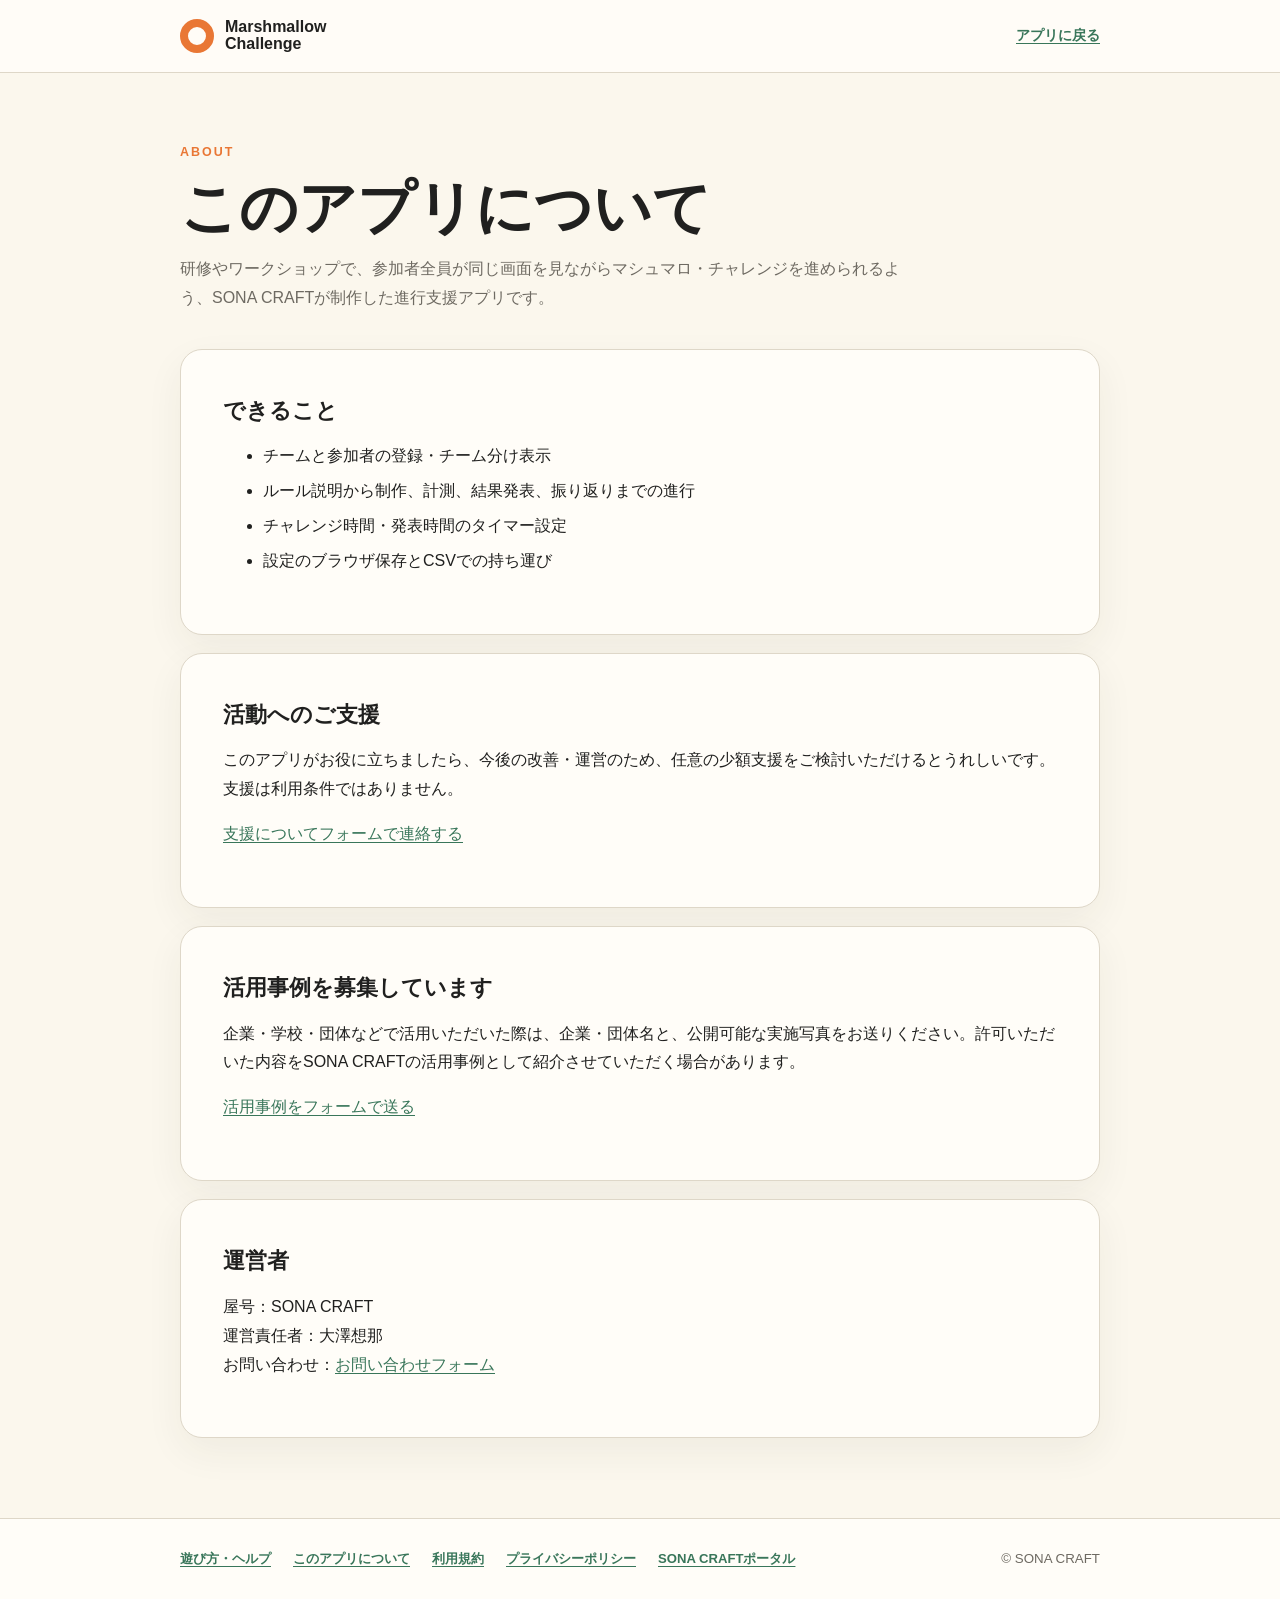
<file: public/about.html>
<!doctype html>
<html lang="ja">
<head>
  <meta charset="UTF-8"><meta name="viewport" content="width=device-width, initial-scale=1.0">
  <meta name="google-adsense-account" content="ca-pub-6423794191116812">
  <title>このアプリについて | Marshmallow Challenge</title>
  <link rel="icon" href="images/favicon.ico"><link rel="stylesheet" href="css/legal.css">
  <script async src="https://pagead2.googlesyndication.com/pagead/js/adsbygoogle.js?client=ca-pub-6423794191116812" crossorigin="anonymous"></script>
</head>
<body>
  <header class="legal-header"><div class="legal-header-inner"><a class="brand" href="index.html"><span class="brand-mark"></span><span>Marshmallow<br>Challenge</span></a><a class="back-link" href="index.html">アプリに戻る</a></div></header>
  <main class="legal-main">
    <div class="legal-hero"><span class="eyebrow">ABOUT</span><h1>このアプリについて</h1><p class="lead">研修やワークショップで、参加者全員が同じ画面を見ながらマシュマロ・チャレンジを進められるよう、SONA CRAFTが制作した進行支援アプリです。</p></div>
    <section class="legal-card"><h2>できること</h2><ul><li>チームと参加者の登録・チーム分け表示</li><li>ルール説明から制作、計測、結果発表、振り返りまでの進行</li><li>チャレンジ時間・発表時間のタイマー設定</li><li>設定のブラウザ保存とCSVでの持ち運び</li></ul></section>
    <section class="legal-card"><h2>活動へのご支援</h2><p>このアプリがお役に立ちましたら、今後の改善・運営のため、任意の少額支援をご検討いただけるとうれしいです。支援は利用条件ではありません。</p><p><a href="https://portal.sona-craft.com/request?app=marshmallow-challenge&amp;type=support">支援についてフォームで連絡する</a></p></section>
    <section class="legal-card"><h2>活用事例を募集しています</h2><p>企業・学校・団体などで活用いただいた際は、企業・団体名と、公開可能な実施写真をお送りください。許可いただいた内容をSONA CRAFTの活用事例として紹介させていただく場合があります。</p><p><a href="https://portal.sona-craft.com/request?app=marshmallow-challenge&amp;type=use-case">活用事例をフォームで送る</a></p></section>
    <section class="legal-card"><h2>運営者</h2><p>屋号：SONA CRAFT<br>運営責任者：大澤想那<br>お問い合わせ：<a href="https://portal.sona-craft.com/request.html?type=contact&amp;app=marshmallow-challenge">お問い合わせフォーム</a></p></section>
  </main>
  <footer class="legal-footer"><div class="legal-footer-inner"><nav><a href="how-to-play.html">遊び方・ヘルプ</a><a href="about.html">このアプリについて</a><a href="terms.html">利用規約</a><a href="privacy.html">プライバシーポリシー</a><a href="https://sona-studio-portal.pages.dev/">SONA CRAFTポータル</a></nav><small>© SONA CRAFT</small></div></footer>
</body>
</html>
</file>
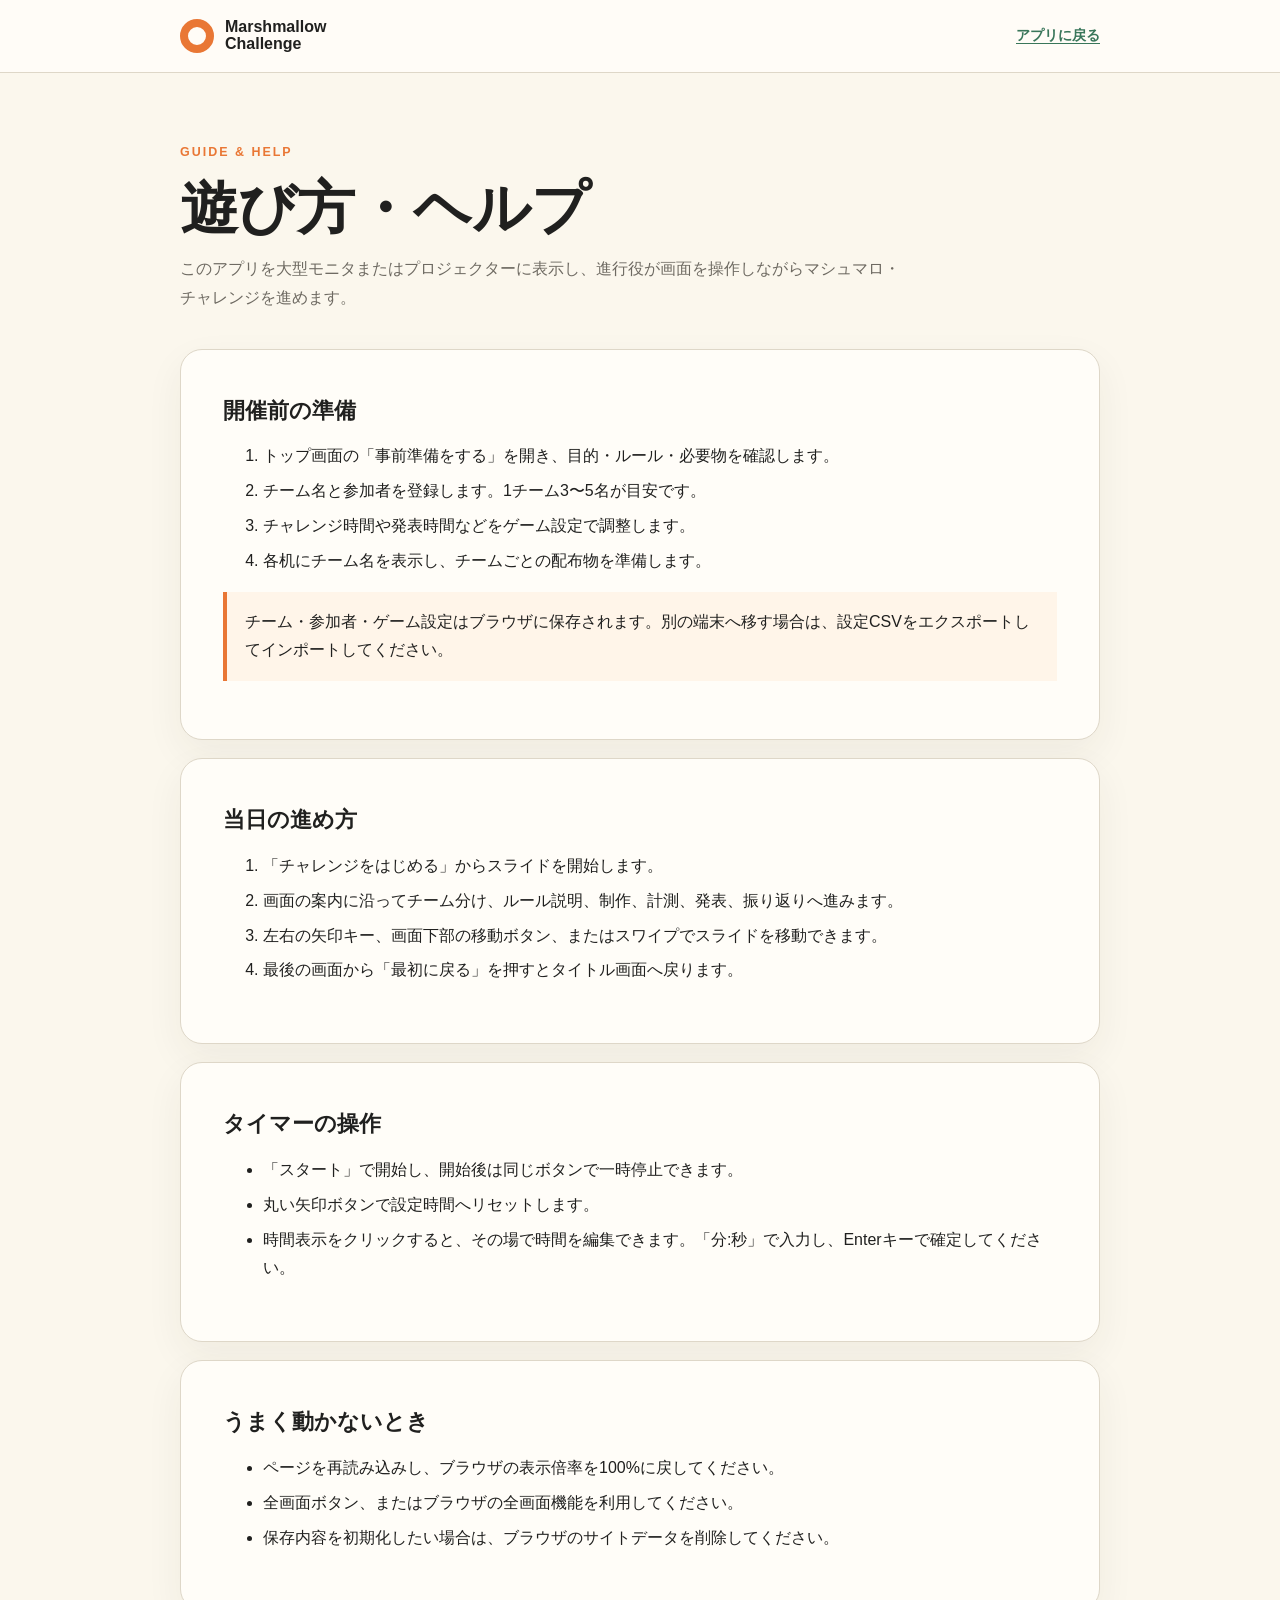
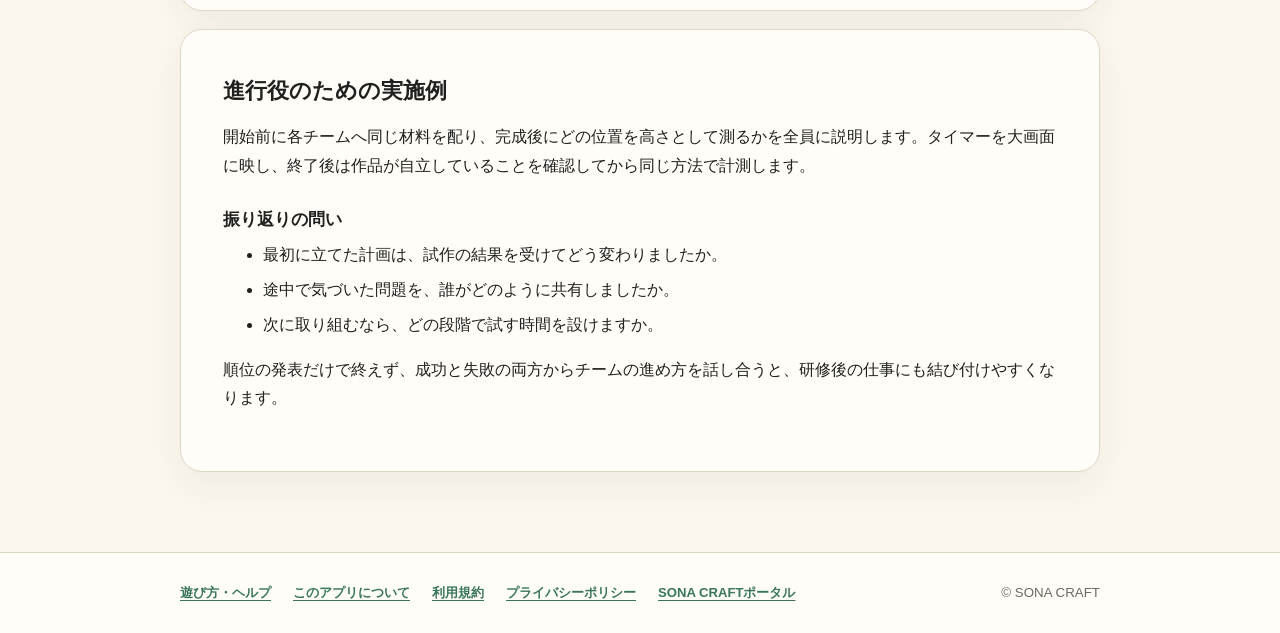
<file: public/how-to-play.html>
<!doctype html>
<html lang="ja">
<head>
  <meta charset="UTF-8">
  <meta name="viewport" content="width=device-width, initial-scale=1.0">
  <meta name="google-adsense-account" content="ca-pub-6423794191116812">
  <title>遊び方・ヘルプ | Marshmallow Challenge</title>
  <link rel="icon" href="images/favicon.ico">
  <link rel="stylesheet" href="css/legal.css">
  <script async src="https://pagead2.googlesyndication.com/pagead/js/adsbygoogle.js?client=ca-pub-6423794191116812" crossorigin="anonymous"></script>
</head>
<body>
  <header class="legal-header"><div class="legal-header-inner"><a class="brand" href="index.html"><span class="brand-mark"></span><span>Marshmallow<br>Challenge</span></a><a class="back-link" href="index.html">アプリに戻る</a></div></header>
  <main class="legal-main">
    <div class="legal-hero"><span class="eyebrow">GUIDE &amp; HELP</span><h1>遊び方・ヘルプ</h1><p class="lead">このアプリを大型モニタまたはプロジェクターに表示し、進行役が画面を操作しながらマシュマロ・チャレンジを進めます。</p></div>
    <section class="legal-card"><h2>開催前の準備</h2><ol><li>トップ画面の「事前準備をする」を開き、目的・ルール・必要物を確認します。</li><li>チーム名と参加者を登録します。1チーム3〜5名が目安です。</li><li>チャレンジ時間や発表時間などをゲーム設定で調整します。</li><li>各机にチーム名を表示し、チームごとの配布物を準備します。</li></ol><p class="note">チーム・参加者・ゲーム設定はブラウザに保存されます。別の端末へ移す場合は、設定CSVをエクスポートしてインポートしてください。</p></section>
    <section class="legal-card"><h2>当日の進め方</h2><ol><li>「チャレンジをはじめる」からスライドを開始します。</li><li>画面の案内に沿ってチーム分け、ルール説明、制作、計測、発表、振り返りへ進みます。</li><li>左右の矢印キー、画面下部の移動ボタン、またはスワイプでスライドを移動できます。</li><li>最後の画面から「最初に戻る」を押すとタイトル画面へ戻ります。</li></ol></section>
    <section class="legal-card"><h2>タイマーの操作</h2><ul><li>「スタート」で開始し、開始後は同じボタンで一時停止できます。</li><li>丸い矢印ボタンで設定時間へリセットします。</li><li>時間表示をクリックすると、その場で時間を編集できます。「分:秒」で入力し、Enterキーで確定してください。</li></ul></section>
    <section class="legal-card"><h2>うまく動かないとき</h2><ul><li>ページを再読み込みし、ブラウザの表示倍率を100%に戻してください。</li><li>全画面ボタン、またはブラウザの全画面機能を利用してください。</li><li>保存内容を初期化したい場合は、ブラウザのサイトデータを削除してください。</li></ul></section>
  <section class="legal-card"><h2>進行役のための実施例</h2><p>開始前に各チームへ同じ材料を配り、完成後にどの位置を高さとして測るかを全員に説明します。タイマーを大画面に映し、終了後は作品が自立していることを確認してから同じ方法で計測します。</p><h3>振り返りの問い</h3><ul><li>最初に立てた計画は、試作の結果を受けてどう変わりましたか。</li><li>途中で気づいた問題を、誰がどのように共有しましたか。</li><li>次に取り組むなら、どの段階で試す時間を設けますか。</li></ul><p>順位の発表だけで終えず、成功と失敗の両方からチームの進め方を話し合うと、研修後の仕事にも結び付けやすくなります。</p></section>
</main>
  <footer class="legal-footer"><div class="legal-footer-inner"><nav><a href="how-to-play.html">遊び方・ヘルプ</a><a href="about.html">このアプリについて</a><a href="terms.html">利用規約</a><a href="privacy.html">プライバシーポリシー</a><a href="https://sona-studio-portal.pages.dev/">SONA CRAFTポータル</a></nav><small>© SONA CRAFT</small></div></footer>
</body>
</html>
</file>
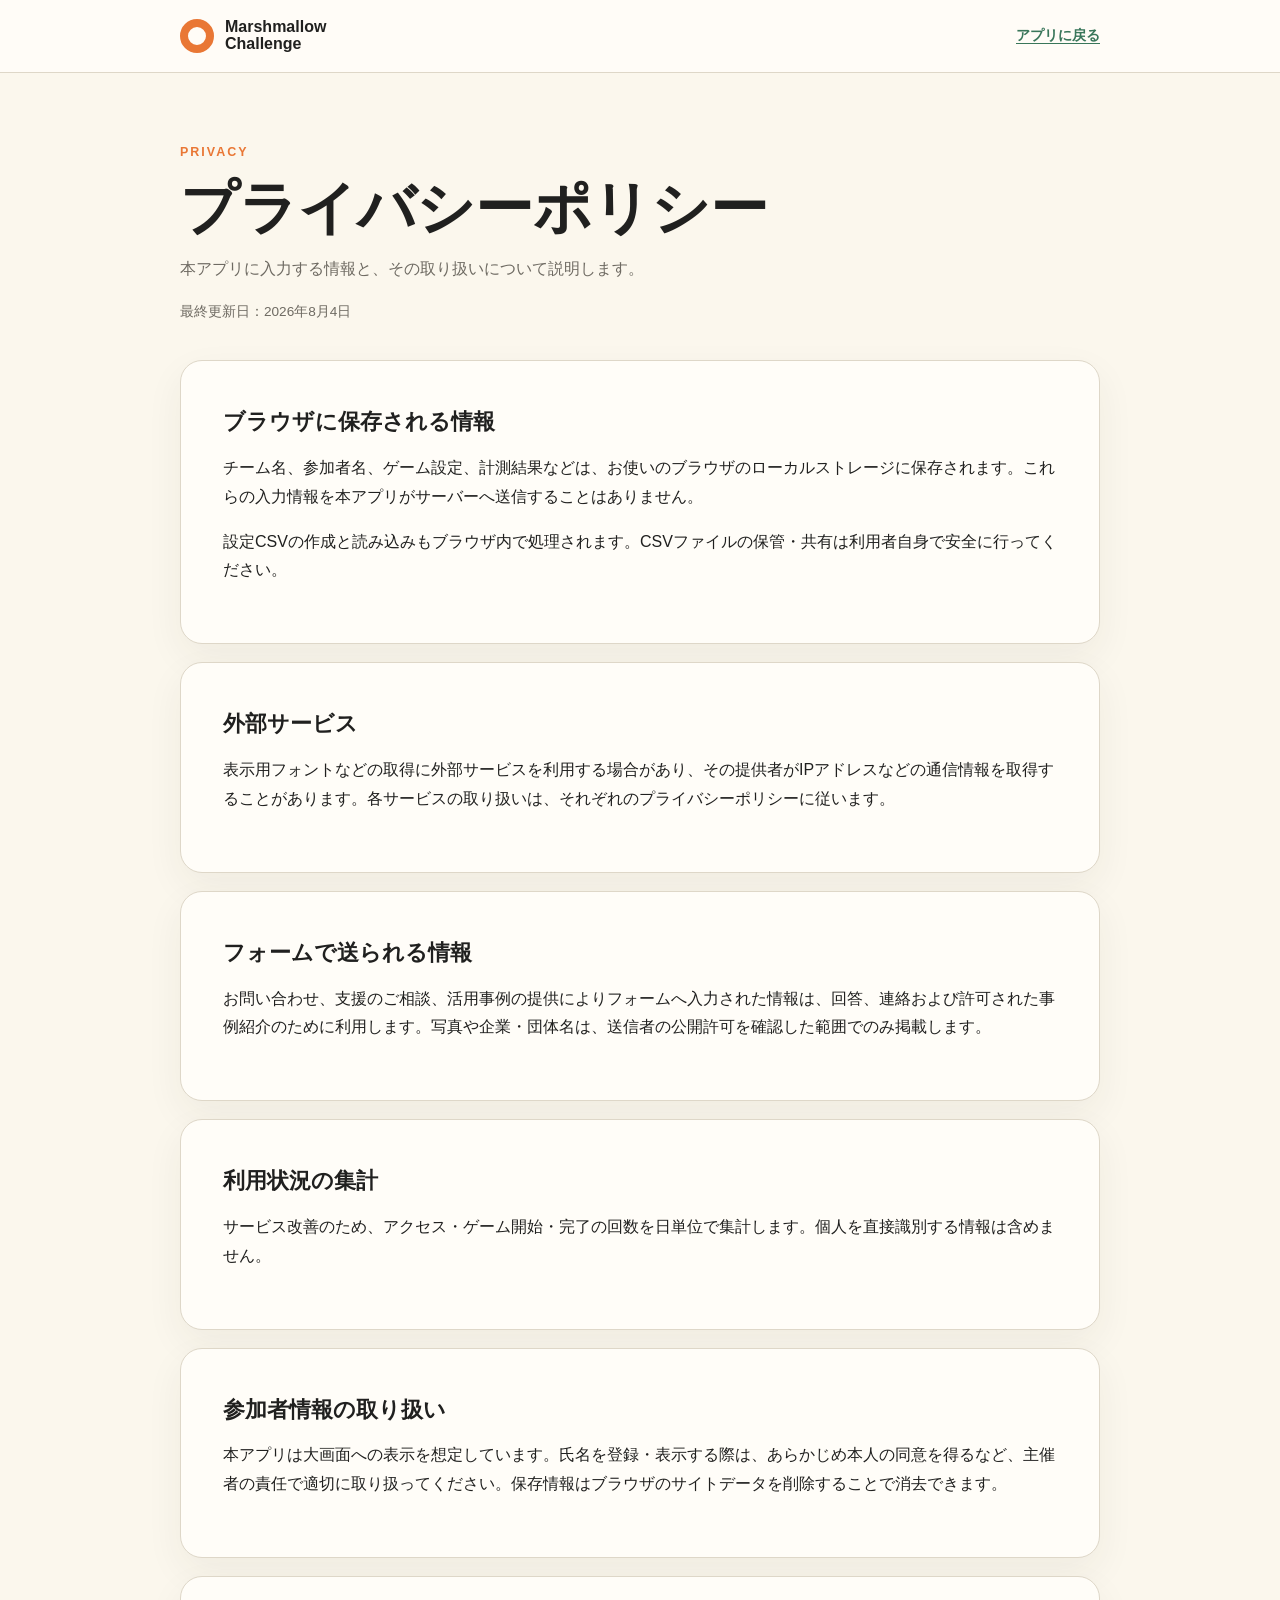
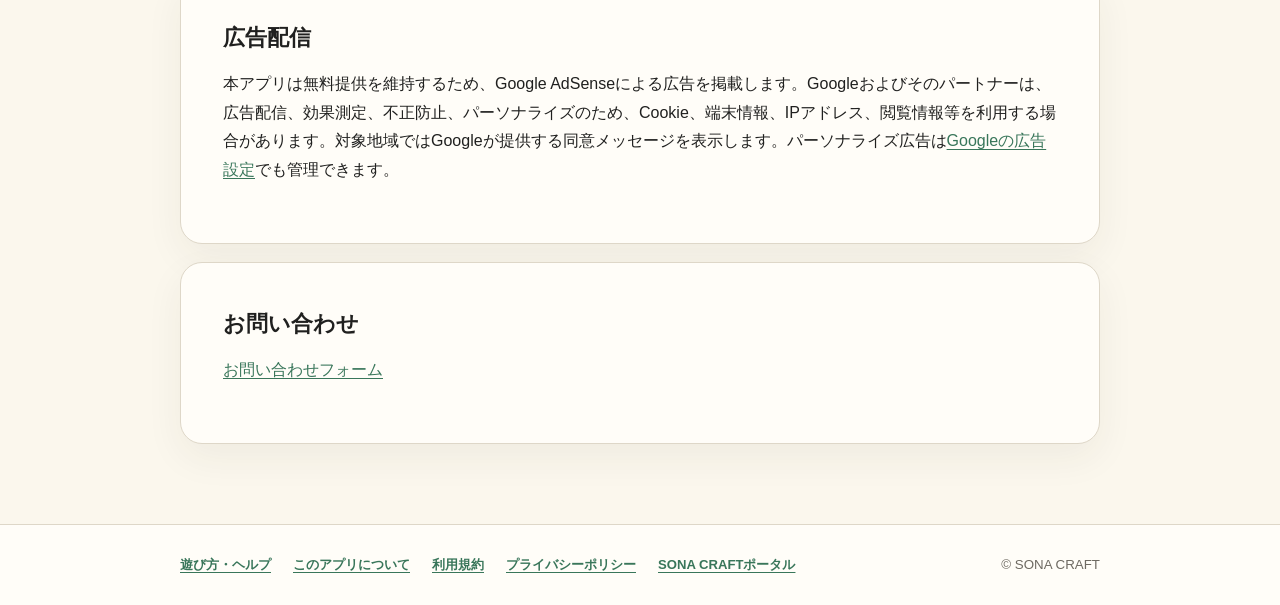
<file: public/privacy.html>
<!doctype html>
<html lang="ja">
<head>
  <meta charset="UTF-8"><meta name="viewport" content="width=device-width, initial-scale=1.0">
  <meta name="google-adsense-account" content="ca-pub-6423794191116812">
  <title>プライバシーポリシー | Marshmallow Challenge</title>
  <link rel="icon" href="images/favicon.ico"><link rel="stylesheet" href="css/legal.css">
  <script async src="https://pagead2.googlesyndication.com/pagead/js/adsbygoogle.js?client=ca-pub-6423794191116812" crossorigin="anonymous"></script>
</head>
<body>
  <header class="legal-header"><div class="legal-header-inner"><a class="brand" href="index.html"><span class="brand-mark"></span><span>Marshmallow<br>Challenge</span></a><a class="back-link" href="index.html">アプリに戻る</a></div></header>
  <main class="legal-main">
    <div class="legal-hero"><span class="eyebrow">PRIVACY</span><h1>プライバシーポリシー</h1><p class="lead">本アプリに入力する情報と、その取り扱いについて説明します。</p><p class="updated">最終更新日：2026年8月4日</p></div>
    <section class="legal-card"><h2>ブラウザに保存される情報</h2><p>チーム名、参加者名、ゲーム設定、計測結果などは、お使いのブラウザのローカルストレージに保存されます。これらの入力情報を本アプリがサーバーへ送信することはありません。</p><p>設定CSVの作成と読み込みもブラウザ内で処理されます。CSVファイルの保管・共有は利用者自身で安全に行ってください。</p></section>
    <section class="legal-card"><h2>外部サービス</h2><p>表示用フォントなどの取得に外部サービスを利用する場合があり、その提供者がIPアドレスなどの通信情報を取得することがあります。各サービスの取り扱いは、それぞれのプライバシーポリシーに従います。</p></section>
    <section class="legal-card"><h2>フォームで送られる情報</h2><p>お問い合わせ、支援のご相談、活用事例の提供によりフォームへ入力された情報は、回答、連絡および許可された事例紹介のために利用します。写真や企業・団体名は、送信者の公開許可を確認した範囲でのみ掲載します。</p></section><section class="legal-card"><h2>利用状況の集計</h2><p>サービス改善のため、アクセス・ゲーム開始・完了の回数を日単位で集計します。個人を直接識別する情報は含めません。</p></section>
    <section class="legal-card"><h2>参加者情報の取り扱い</h2><p>本アプリは大画面への表示を想定しています。氏名を登録・表示する際は、あらかじめ本人の同意を得るなど、主催者の責任で適切に取り扱ってください。保存情報はブラウザのサイトデータを削除することで消去できます。</p></section>
    <section class="legal-card"><h2>広告配信</h2><p>本アプリは無料提供を維持するため、Google AdSenseによる広告を掲載します。Googleおよびそのパートナーは、広告配信、効果測定、不正防止、パーソナライズのため、Cookie、端末情報、IPアドレス、閲覧情報等を利用する場合があります。対象地域ではGoogleが提供する同意メッセージを表示します。パーソナライズ広告は<a href="https://adssettings.google.com/" rel="noopener noreferrer">Googleの広告設定</a>でも管理できます。</p></section>
    <section class="legal-card"><h2>お問い合わせ</h2><p><a href="https://portal.sona-craft.com/request.html?type=contact&amp;app=marshmallow-challenge">お問い合わせフォーム</a></p></section>
  </main>
  <footer class="legal-footer"><div class="legal-footer-inner"><nav><a href="how-to-play.html">遊び方・ヘルプ</a><a href="about.html">このアプリについて</a><a href="terms.html">利用規約</a><a href="privacy.html">プライバシーポリシー</a><a href="https://sona-studio-portal.pages.dev/">SONA CRAFTポータル</a></nav><small>© SONA CRAFT</small></div></footer>
</body>
</html>
</file>
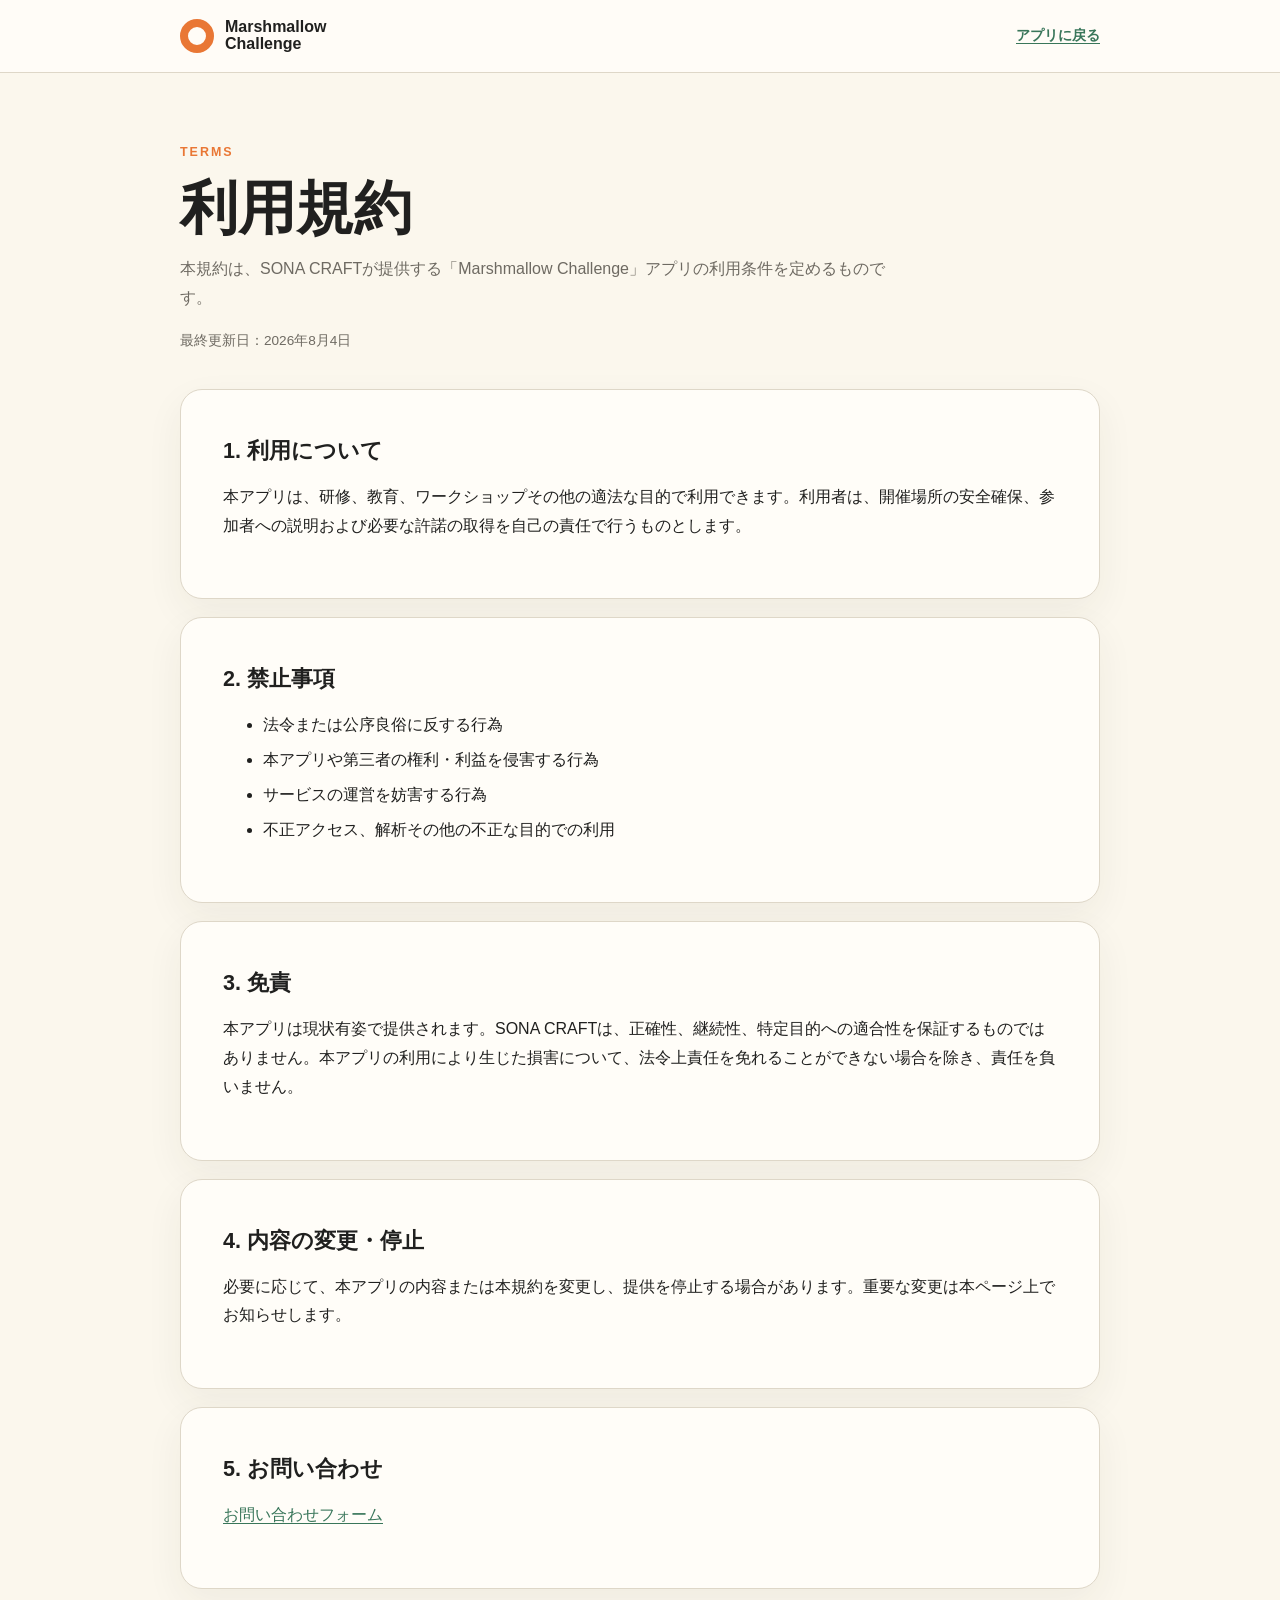
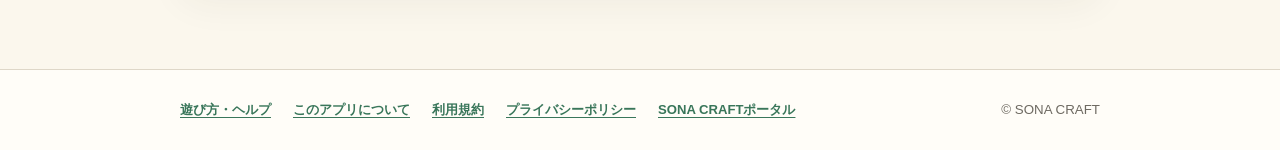
<file: public/terms.html>
<!doctype html>
<html lang="ja">
<head>
  <meta charset="UTF-8"><meta name="viewport" content="width=device-width, initial-scale=1.0">
  <meta name="google-adsense-account" content="ca-pub-6423794191116812">
  <title>利用規約 | Marshmallow Challenge</title>
  <link rel="icon" href="images/favicon.ico"><link rel="stylesheet" href="css/legal.css">
  <script async src="https://pagead2.googlesyndication.com/pagead/js/adsbygoogle.js?client=ca-pub-6423794191116812" crossorigin="anonymous"></script>
</head>
<body>
  <header class="legal-header"><div class="legal-header-inner"><a class="brand" href="index.html"><span class="brand-mark"></span><span>Marshmallow<br>Challenge</span></a><a class="back-link" href="index.html">アプリに戻る</a></div></header>
  <main class="legal-main">
    <div class="legal-hero"><span class="eyebrow">TERMS</span><h1>利用規約</h1><p class="lead">本規約は、SONA CRAFTが提供する「Marshmallow Challenge」アプリの利用条件を定めるものです。</p><p class="updated">最終更新日：2026年8月4日</p></div>
    <section class="legal-card"><h2>1. 利用について</h2><p>本アプリは、研修、教育、ワークショップその他の適法な目的で利用できます。利用者は、開催場所の安全確保、参加者への説明および必要な許諾の取得を自己の責任で行うものとします。</p></section>
    <section class="legal-card"><h2>2. 禁止事項</h2><ul><li>法令または公序良俗に反する行為</li><li>本アプリや第三者の権利・利益を侵害する行為</li><li>サービスの運営を妨害する行為</li><li>不正アクセス、解析その他の不正な目的での利用</li></ul></section>
    <section class="legal-card"><h2>3. 免責</h2><p>本アプリは現状有姿で提供されます。SONA CRAFTは、正確性、継続性、特定目的への適合性を保証するものではありません。本アプリの利用により生じた損害について、法令上責任を免れることができない場合を除き、責任を負いません。</p></section>
    <section class="legal-card"><h2>4. 内容の変更・停止</h2><p>必要に応じて、本アプリの内容または本規約を変更し、提供を停止する場合があります。重要な変更は本ページ上でお知らせします。</p></section>
    <section class="legal-card"><h2>5. お問い合わせ</h2><p><a href="https://portal.sona-craft.com/request.html?type=contact&amp;app=marshmallow-challenge">お問い合わせフォーム</a></p></section>
  </main>
  <footer class="legal-footer"><div class="legal-footer-inner"><nav><a href="how-to-play.html">遊び方・ヘルプ</a><a href="about.html">このアプリについて</a><a href="terms.html">利用規約</a><a href="privacy.html">プライバシーポリシー</a><a href="https://sona-studio-portal.pages.dev/">SONA CRAFTポータル</a></nav><small>© SONA CRAFT</small></div></footer>
</body>
</html>
</file>
<file: public/css/legal.css>
:root {
  color-scheme: light;
  --ink: #20201f;
  --muted: #6e6a62;
  --cream: #fbf7ed;
  --paper: #fffdf8;
  --orange: #e97735;
  --green: #39765a;
  --line: #ded7c8;
}

* { box-sizing: border-box; }

body {
  margin: 0;
  color: var(--ink);
  background: var(--cream);
  font-family: "Noto Sans JP", "Yu Gothic", sans-serif;
  line-height: 1.8;
}

a { color: var(--green); text-underline-offset: .2em; }
a:hover { color: var(--orange); }

.legal-header {
  border-bottom: 1px solid var(--line);
  background: rgba(255, 253, 248, .94);
}

.legal-header-inner,
.legal-main,
.legal-footer-inner {
  width: min(920px, calc(100% - 40px));
  margin-inline: auto;
}

.legal-header-inner {
  min-height: 72px;
  display: flex;
  align-items: center;
  justify-content: space-between;
  gap: 24px;
}

.brand {
  display: inline-flex;
  align-items: center;
  gap: 11px;
  color: var(--ink);
  font-weight: 800;
  line-height: 1.05;
  text-decoration: none;
}

.brand-mark {
  width: 34px;
  aspect-ratio: 1;
  border: 8px solid var(--orange);
  border-radius: 50%;
}

.back-link { font-size: .9rem; font-weight: 700; }

.legal-main { padding: 64px 0 80px; }

.legal-hero { margin-bottom: 36px; }
.legal-hero .eyebrow {
  color: var(--orange);
  font-size: .78rem;
  font-weight: 800;
  letter-spacing: .16em;
}

h1 { margin: 8px 0 12px; font-size: clamp(2rem, 6vw, 3.6rem); line-height: 1.2; }
.lead { max-width: 720px; color: var(--muted); }

.legal-card {
  margin-top: 18px;
  padding: clamp(24px, 5vw, 42px);
  border: 1px solid var(--line);
  border-radius: 22px;
  background: var(--paper);
  box-shadow: 0 14px 38px rgba(51, 45, 35, .06);
}

h2 { margin: 0 0 12px; font-size: 1.35rem; }
h3 { margin: 24px 0 6px; font-size: 1.05rem; }
p, ul, ol { margin-top: 0; }
li + li { margin-top: 6px; }
.note { padding: 16px 18px; border-left: 4px solid var(--orange); background: #fff5e9; }
.updated { color: var(--muted); font-size: .85rem; }

.legal-footer { padding: 28px 0; border-top: 1px solid var(--line); background: var(--paper); }
.legal-footer-inner { display: flex; justify-content: space-between; align-items: center; gap: 20px; }
.legal-footer nav { display: flex; flex-wrap: wrap; gap: 10px 22px; }
.legal-footer a { font-size: .82rem; font-weight: 700; }
.legal-footer small { white-space: nowrap; color: var(--muted); }

@media (max-width: 680px) {
  .legal-header-inner, .legal-main, .legal-footer-inner { width: min(100% - 28px, 920px); }
  .legal-main { padding-top: 42px; }
  .legal-footer-inner { align-items: flex-start; flex-direction: column; }
}
</file>
